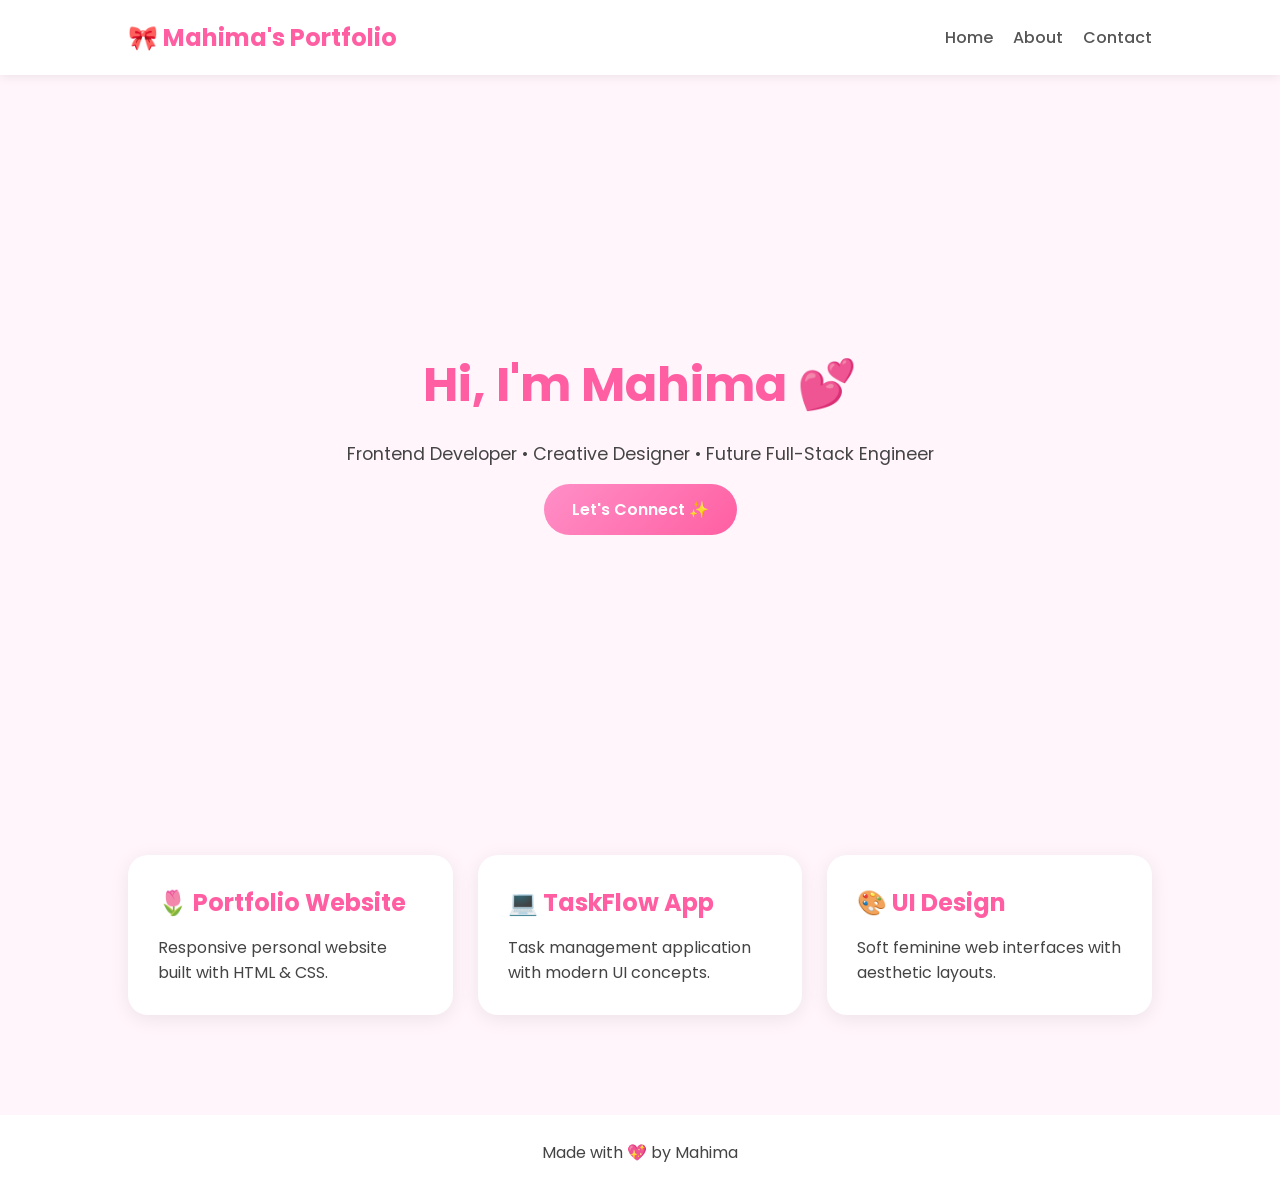
<file: index.html>
<!DOCTYPE html>
<html laMahima="en">
<head>
  <meta charset="UTF-8" />
  <meta name="viewport" content="width=device-width, initial-scale=1.0" />
  <title>Mahima's Portfolio</title>
  <link rel="stylesheet" href="styles/main.css" />
</head>
<body>

  <header>
    <nav class="navbar">
      <div class="logo">🎀 Mahima's Portfolio</div>

      <div class="hamburger" id="hamburger">
        ☰
      </div>

      <ul class="nav-links" id="navLinks">
        <li><a href="index.html">Home</a></li>
        <li><a href="about.html">About</a></li>
        <li><a href="contact.html">Contact</a></li>
      </ul>
    </nav>
  </header>
  <section class="hero">
  <div class="hero-text">
    <h1>Hi, I'm Mahima 💕</h1>
    <p>
      Frontend Developer • Creative Designer • Future Full-Stack Engineer
    </p>
    <a href="contact.html" class="btn">Let's Connect ✨</a>
  </div>
</section>

<section class="projects">

  <div class="card">
    <h2>🌷 Portfolio Website</h2>
    <p>
      Responsive personal website built with HTML & CSS.
    </p>
  </div>

  <div class="card">
    <h2>💻 TaskFlow App</h2>
    <p>
      Task management application with modern UI concepts.
    </p>
    </div>

    <div class="card">
      <h2>🎨 UI Design</h2>
      <p>
        Soft feminine web interfaces with aesthetic layouts.
      </p>
    </div>

  </section>

  <footer>
    <p>Made with 💖 by Mahima</p>
  </footer>

  <script src="script.js"></script>
</body>
</html>
</file>
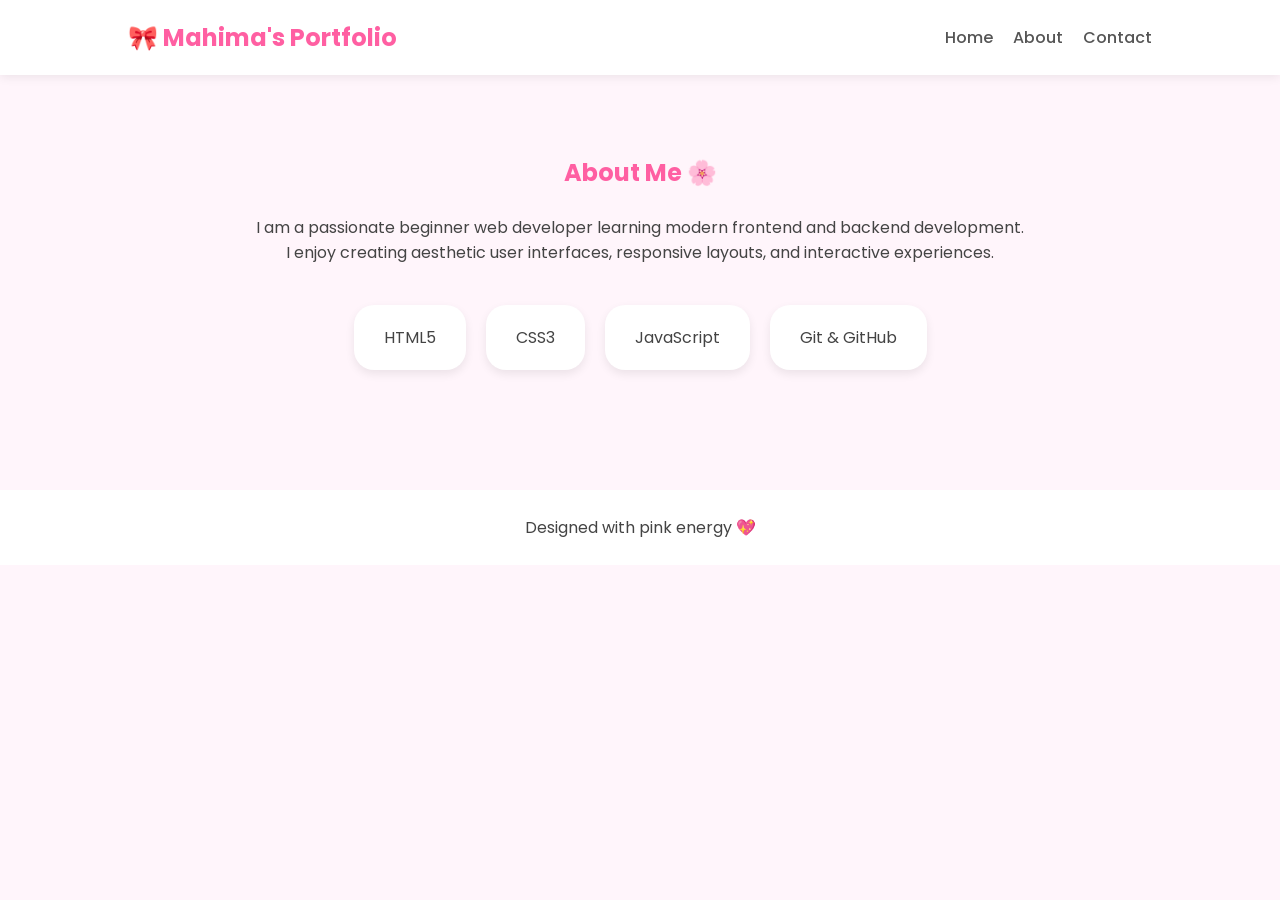
<file: about.html>
<!DOCTYPE html>
<html laMahima="en">
<head>
  <meta charset="UTF-8" />
  <meta name="viewport" content="width=device-width, initial-scale=1.0" />
  <title>About Me</title>
  <link rel="stylesheet" href="styles/main.css" />
</head>
<body>

<header>
  <nav class="navbar">
    <div class="logo">🎀 Mahima's Portfolio</div>

    <div class="hamburger" id="hamburger">
      ☰
    </div>

    <ul class="nav-links" id="navLinks">
      <li><a href="index.html">Home</a></li>
      <li><a href="about.html">About</a></li>
      <li><a href="contact.html">Contact</a></li>
    </ul>
  </nav>
</header>

<section class="about-section">
  <h1>About Me 🌸</h1>

  <p>
    I am a passionate beginner web developer learning modern frontend and backend development.
  </p>

  <p>
    I enjoy creating aesthetic user interfaces, responsive layouts, and interactive experiences.
  </p>

  <div class="skills">
    <div class="skill-card">HTML5</div>
    <div class="skill-card">CSS3</div>
    <div class="skill-card">JavaScript</div>
    <div class="skill-card">Git & GitHub</div>
  </div>
</section>

<footer>
  <p>Designed with pink energy 💖</p>
</footer>

<script src="script.js"></script>
</body>
</html>
</file>
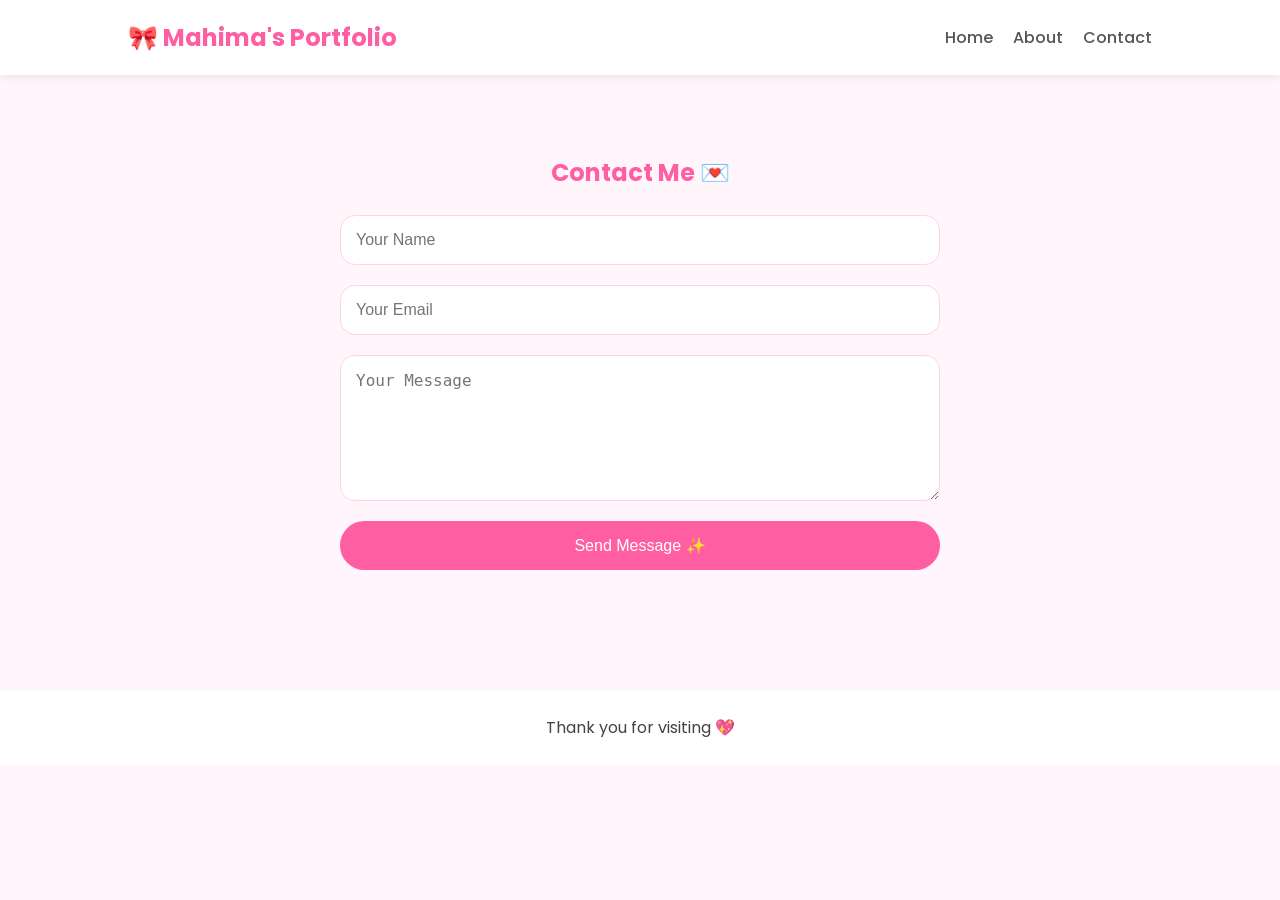
<file: contact.html>
<!DOCTYPE html>
<html lang="en">
<head>
  <meta charset="UTF-8" />
  <meta name="viewport" content="width=device-width, initial-scale=1.0" />
  <title>Contact</title>
  <link rel="stylesheet" href="styles/main.css" />
</head>
<body>

<header>
  <nav class="navbar">
    <div class="logo">🎀 Mahima's Portfolio</div>

    <div class="hamburger" id="hamburger">
      ☰
    </div>

    <ul class="nav-links" id="navLinks">
      <li><a href="index.html">Home</a></li>
      <li><a href="about.html">About</a></li>
      <li><a href="contact.html">Contact</a></li>
    </ul>
  </nav>
</header>

<section class="contact-section">
  <h1>Contact Me 💌</h1>

  <form class="contact-form">
    <input type="text" placeholder="Your Name" required />

    <input type="email" placeholder="Your Email" required />

    <textarea rows="6" placeholder="Your Message"></textarea>

    <button type="submit">Send Message ✨</button>
  </form>
</section>

<footer>
  <p>Thank you for visiting 💖</p>
</footer>

<script src="script.js"></script>
</body>
</html>
</file>
<file: styles/main.css>
@import url('https://fonts.googleapis.com/css2?family=Poppins:wght@300;400;500;600;700&display=swap');

* {
  margin: 0;
  padding: 0;
  box-sizing: border-box;
}

body {
  font-family: 'Poppins', sans-serif;
  background: #fff5fb;
  color: #444;
}

.navbar {
  display: flex;
  justify-content: space-between;
  align-items: center;
  padding: 20px 10%;
  background: white;
  box-shadow: 0 2px 10px rgba(0,0,0,0.08);
  position: sticky;
  top: 0;
}

.logo {
  font-size: 1.5rem;
  font-weight: 700;
  color: #ff5fa2;
}

.nav-links {
  display: flex;
  list-style: none;
  gap: 20px;
}

.nav-links a {
  text-decoration: none;
  color: #555;
  font-weight: 500;
  transition: 0.3s ease;
}

.nav-links a:hover {
  color: #ff5fa2;
}

.hero {
  min-height: 80vh;
  display: flex;
  align-items: center;
  justify-content: center;
  text-align: center;
  padding: 40px;
}

.hero h1 {
  font-size: 3rem;
  color: #ff5fa2;
  margin-bottom: 20px;
}

.hero p {
  font-size: 1.1rem;
  margin-bottom: 30px;
}

.btn {
  background: linear-gradient(135deg, #ff8fc7, #ff5fa2);
  color: white;
  padding: 14px 28px;
  border-radius: 30px;
  text-decoration: none;
  font-weight: 600;
  transition: 0.3s ease;
}

.btn:hover {
  transform: translateY(-3px);
  box-shadow: 0 8px 20px rgba(255,95,162,0.3);
}

.projects {
  display: grid;
  grid-template-columns: repeat(auto-fit, minmax(280px, 1fr));
  gap: 25px;
  padding: 60px 10%;
}

.card {
  background: white;
  padding: 30px;
  border-radius: 20px;
  box-shadow: 0 4px 20px rgba(0,0,0,0.08);
  transition: 0.3s ease;
}

.card:hover {
  transform: translateY(-10px);
}

.card h2 {
  color: #ff5fa2;
  margin-bottom: 15px;
}

.about-section,
.contact-section {
  padding: 80px 10%;
  text-align: center;
}

.about-section h1,
.contact-section h1 {
  color: #ff5fa2;
  margin-bottom: 25px;
}

.skills {
  display: flex;
  justify-content: center;
  gap: 20px;
  flex-wrap: wrap;
  margin-top: 40px;
}

.skill-card {
  background: white;
  padding: 20px 30px;
  border-radius: 20px;
  box-shadow: 0 4px 10px rgba(0,0,0,0.08);
}

.contact-form {
  max-width: 600px;
  margin: auto;
  display: flex;
  flex-direction: column;
  gap: 20px;
}

.contact-form input,
.contact-form textarea {
  padding: 15px;
  border-radius: 15px;
  border: 1px solid #ffd3e7;
  font-size: 1rem;
}

.contact-form button {
  background: #ff5fa2;
  color: white;
  border: none;
  padding: 15px;
  border-radius: 30px;
  font-size: 1rem;
  cursor: pointer;
  transition: 0.3s ease;
}

.contact-form button:hover {
  background: #ff3c8b;
}

footer {
  text-align: center;
  padding: 25px;
  background: white;
  margin-top: 40px;
}

.hamburger {
  display: none;
  font-size: 1.8rem;
  cursor: pointer;
}

@media (max-width: 768px) {

  .hamburger {
    display: block;
  }

  .nav-links {
    position: absolute;
    top: 80px;
    right: 0;
    background: white;
    width: 100%;
    flex-direction: column;
    text-align: center;
    display: none;
    padding: 20px 0;
  }

  .nav-links.active {
    display: flex;
  }

  .hero h1 {
    font-size: 2.2rem;
  }

  .skills {
    flex-direction: column;
    align-items: center;
  }
}
</file>
